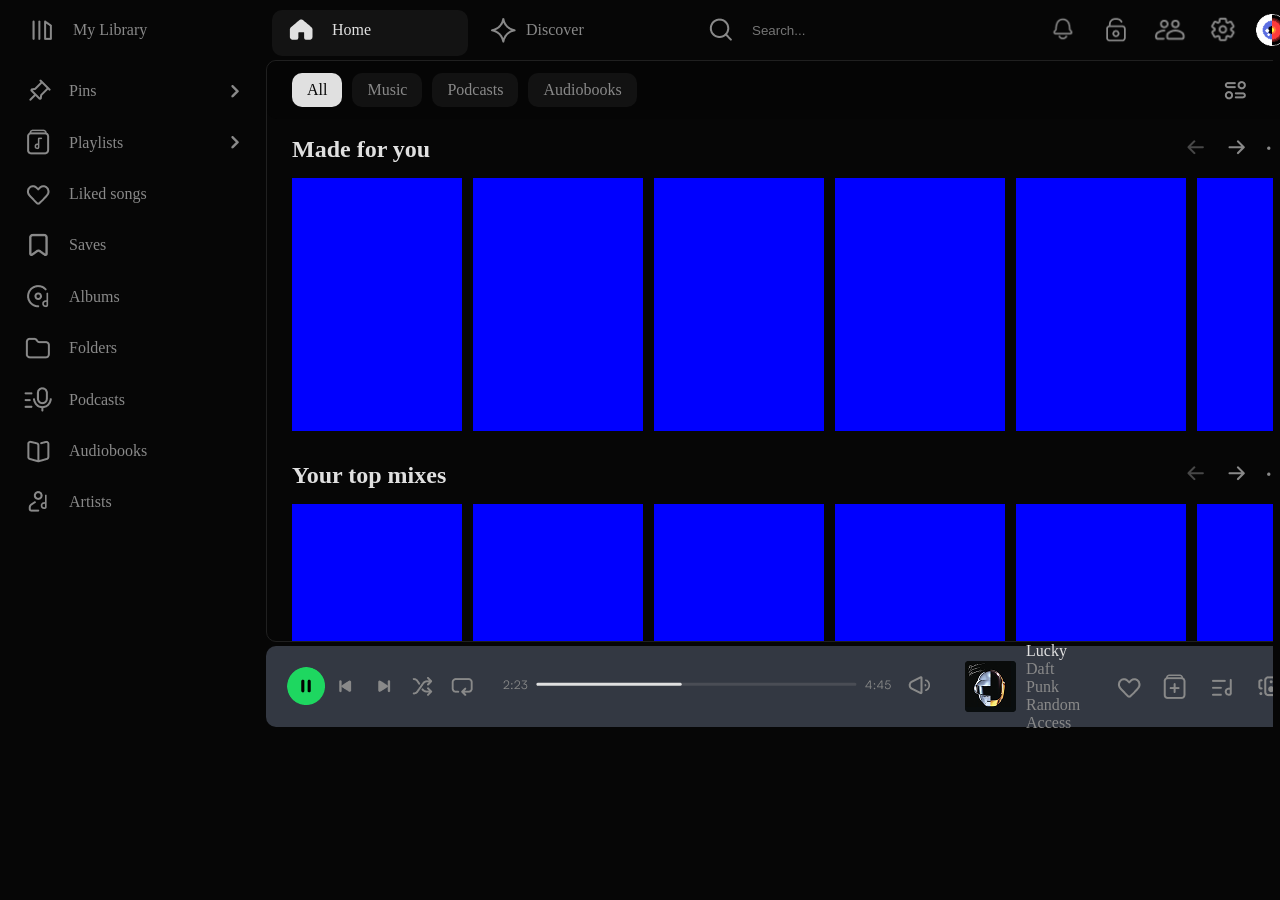
<file: index.html>
<!DOCTYPE html>
<html lang="en">

<head>
    <meta charset="UTF-8">
    <meta name="viewport" content="width=device-width, initial-scale=1.0">
    <title>Spotify</title>
    <link rel="stylesheet" href="style.css">
</head>

<body>
    <header>
        <nav>
            <ul>
                <li>

                    <div><a href=""><img src="./components/menu-library.png"><span>My Library</span></a></div>

                </li>
                <li>
                    <div>
                        <a href="" class="active">
                            <img src="./components/home-active.png"><span>Home</span>
                        </a>
                        <div class="active-menu"></div>
                    </div>
                </li>
                <li>

                    <div><a href=""><img src="./components/Star 1.png"><span>Discover</span></a></div>

                </li>
                <li>

                    <div id="search">
                        <a href="./search.html"><img src="./components/menu-search-inactive.png"><input type="text"
                                placeholder="Search..."></input></a>
                    </div>

                </li>
            </ul>
        </nav>
        <div>
            <ul>
                <li><img src="components/bell-menu.png" alt="bell"></li>
                <li><img src="components/lock.png" alt="Lock"></li>
                <li><img src="components/friends-menu.png" alt="Friends"></li>
                <li><img src="components/settings-menu.png" alt="Settings"></li>
                <li><img src="components/Sprite-0002 1.png" alt="Profile"></li>
            </ul>
        </div>
    </header>
    <div>
        <aside>
            <nav>
                <ul>
                    <li>
                        <div>
                            <div class="wrapper">
                                <img src="./components/sidebar-pins.png">
                                <span>Pins</span>
                            </div>
                            <img src="./components/sidebar-expand.png" type="button">
                        </div>
                    </li>
                    <li>
                        <div>
                            <div class="wrapper">
                                <img src="./components/sidebar-playlists.png">
                                <span>Playlists</span>
                            </div>
                            <img src="./components/sidebar-expand.png" type="button">
                        </div>
                    </li>
                    <li>
                        <div>
                            <div class="wrapper">
                                <img src="./components/sidebar-liked-songs.png">
                                <span>Liked songs</span>
                            </div>
                        </div>
                    </li>
                    <li>
                        <div>
                            <div class="wrapper">
                                <img src="./components/sidebar-saved.png">
                                <span>Saves</span>
                            </div>
                        </div>
                    </li>
                    <li>
                        <div>
                            <div class="wrapper">
                                <img src="./components/sidebar-albums.png">
                                <span>Albums</span>
                            </div>
                        </div>
                    </li>
                    <li>
                        <div>
                            <div class="wrapper">
                                <img src="./components/sidebar-folders.png">
                                <span>Folders</span>
                            </div>
                        </div>
                    </li>
                    <li>
                        <div>
                            <div class="wrapper">
                                <img src="./components/sidebar-podcasts.png">
                                <span>Podcasts</span>
                            </div>
                        </div>
                    </li>
                    <li>
                        <div>
                            <div class="wrapper">
                                <img src="./components/sidebar-audiobooks.png">
                                <span>Audiobooks</span>
                            </div>
                        </div>
                    </li>
                    <li>
                        <div>
                            <div class="wrapper">
                                <img src="./components/sidebar-artists.png">
                                <span>Artists</span>
                            </div>
                        </div>
                    </li>
                </ul>
            </nav>
        </aside>

        <div></div>
        <div>
            <main id="home-page">
                <div id="filter">
                    <div class="active-filter"><span>All</span></div>
                    <div><span>Music</span></div>
                    <div><span>Podcasts</span></div>
                    <div><span>Audiobooks</span></div>

                </div>
                <div id="filter-wrapper">
                    <div><img src="./components/pc-home-add.png"></div>
                </div>

                <div id="home-page-catalogue">
                    <section>
                        <div>
                            <h2>Made for you</h2><span><img src="./components/arrow-left-inactive.png"
                                    type="button"><img src="./components/arrow-right-active.png" type="button"><img
                                    src="./components/pc-home-more.png" type="button"></span>
                        </div>
                        <div>
                            <div class="home-card"></div>
                            <div class="home-card"></div>
                            <div class="home-card"></div>
                            <div class="home-card"></div>
                            <div class="home-card"></div>
                            <div class="home-card"></div>
                            <div class="home-card"></div>
                            <div class="home-card"></div>
                            <div class="home-card"></div>
                            <div class="home-card"></div>
                            <div class="home-card"></div>
                            <div class="home-card"></div>
                        </div>

                    </section>
                    <section>
                        <div>
                            <h2>Your top mixes</h2><span><img src="./components/arrow-left-inactive.png"
                                    type="button"><img src="./components/arrow-right-active.png" type="button"><img
                                    src="./components/pc-home-more.png" type="button"></span>
                        </div>
                        <div>
                            <div class="home-card"></div>
                            <div class="home-card"></div>
                            <div class="home-card"></div>
                            <div class="home-card"></div>
                            <div class="home-card"></div>
                            <div class="home-card"></div>
                            <div class="home-card"></div>
                            <div class="home-card"></div>
                        </div>

                    </section>
                    <section>
                        <div>
                            <h2>Your favourite artists</h2><span><img src="./components/arrow-left-inactive.png"
                                    type="button"><img src="./components/arrow-right-inactive.png" type="button"><img
                                    src="./components/pc-home-more.png" type="button"></span>
                        </div>
                    </section>
                    <section>
                        <div>
                            <h2>Albums for you</h2><span><img src="./components/arrow-left-inactive.png"
                                    type="button"><img src="./components/arrow-right-inactive.png" type="button"><img
                                    src="./components/pc-home-more.png" type="button"></span>
                        </div>
                        <div>
                            <div class="home-card"></div>
                            <div class="home-card"></div>
                            <div class="home-card"></div>
                            <div class="home-card"></div>
                        </div>

                    </section>
                    <section>
                        <div>
                            <h2>Audiobooks for you</h2><span><img src="./components/arrow-left-inactive.png"
                                    type="button"><img src="./components/arrow-right-inactive.png" type="button"><img
                                    src="./components/pc-home-more.png" type="button"></span>
                        </div>
                        <div>
                            <div class="home-card"></div>
                            <div class="home-card"></div>
                            <div class="home-card"></div>
                        </div>

                    </section>
                    <section>
                        <div>
                            <h2>Podcasts for you</h2><span><img src="./components/arrow-left-inactive.png"
                                    type="button"><img src="./components/arrow-right-inactive.png" type="button"><img
                                    src="./components/pc-home-more.png" type="button"></span>
                        </div>
                    </section>
                    <section>
                        <div>
                            <h2>Episodes for you</h2><span><img src="./components/arrow-left-inactive.png"
                                    type="button"><img src="./components/arrow-right-inactive.png" type="button"><img
                                    src="./components/pc-home-more.png" type="button"></span>
                        </div>
                    </section>
                </div>

            </main>
            <div id="audio-player">
                <div class="wrapper">
                    <div id="player-funct">
                        <div class="wrapper">
                            <img src="./components/player-pause.png" alt="play button" type="button">
                            <img src="./components/player-previous.png" alt="go back" type="button">
                            <img src="./components/player-next.png" alt="go forward" type="button">
                            <img src="./components/player-shuffle.png" alt="shuffle the playlist" type="button">
                            <img src="./components/player-loop.png" alt="look the song" type="button">
                        </div>
                        <div><img src="./components/player-stamp.png"></div>
                        <div><img src="./components/player-volume.png" alt="volumr burron" type="button"></div>
                    </div>
                    <div id="player-artist">
                        <img src="./components/player-artist.png" alt="artist image: Daft Punk">
                        <div class="wrapper"><span>Get Lucky</span><span>Daft Punk</span><span>Random Access
                                Memories</span></div>
                    </div>
                </div>
                <div id="player-library-actions">
                    <div class="wrapper">
                        <img src="./components/pc-like.png" type="button">
                        <img src="./components/pc-playlist.png" type="button">
                    </div>
                    <img src="./components/pc-lyrics.png" type="button">
                    <img src="./components/pc-4.png" type="button">
                    <img src="./components/pc-playing-more.png" type="button">
                    <img src="./components/player-devisor.png">
                    <img src="./components/DJ.png" type="button">
                    <img src="./components/pc-queue.png" type="button">

                </div>
            </div>
        </div>

    </div>

</body>

</html>
</file>
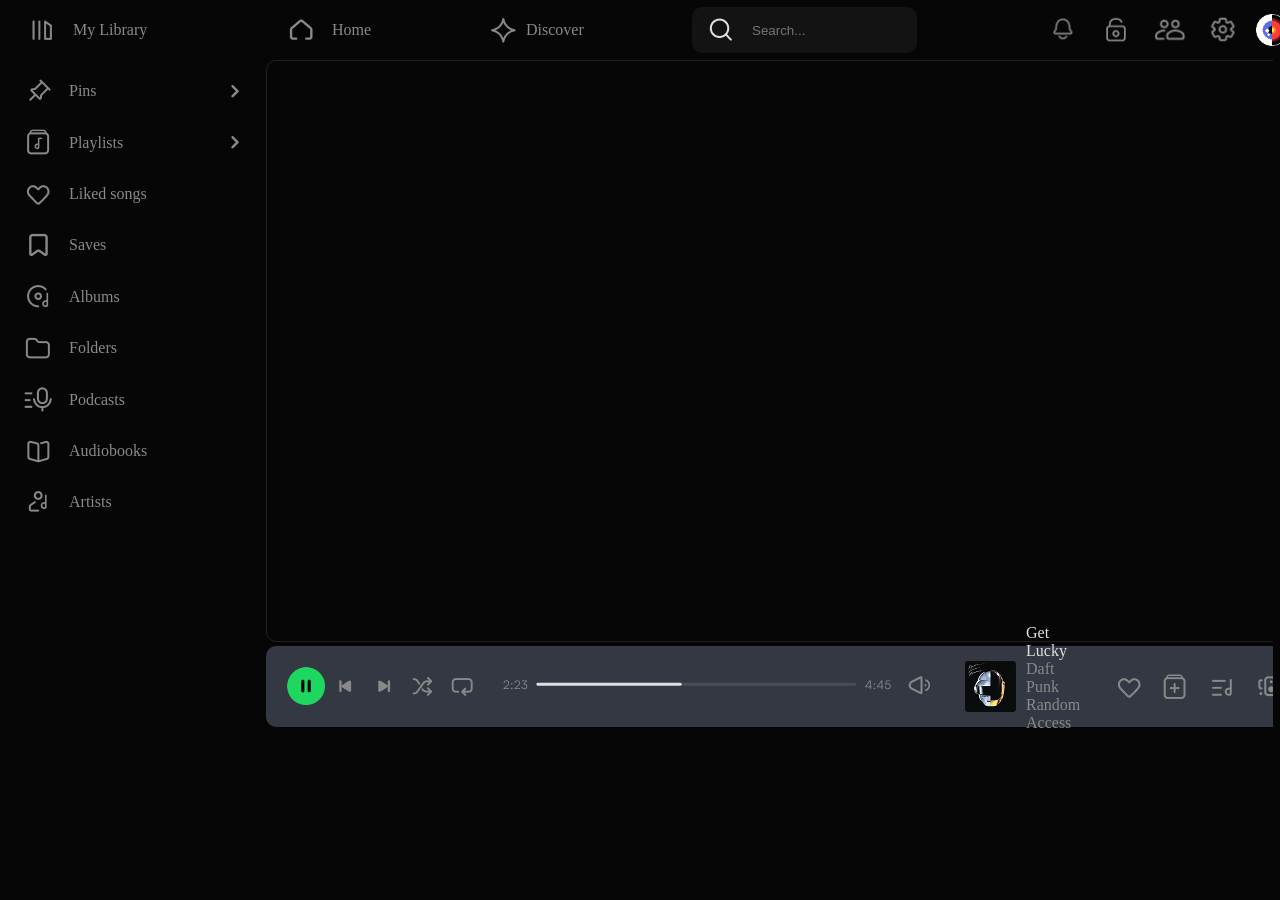
<file: search.html>
<!DOCTYPE html>
<html lang="en">

<head>
    <meta charset="UTF-8">
    <meta name="viewport" content="width=device-width, initial-scale=1.0">
    <title>Spotify</title>
    <link rel="stylesheet" href="style.css">
</head>

<body>
    <header>
        <nav>
            <ul>
                <li>

                    <div><a href=""><img src="./components/menu-library.png"><span>My Library</span></a></div>

                </li>
                <li>
                    <div>
                        <a href="./index.html">
                            <img src="./components/home-inactive.png"><span>Home</span>
                        </a>
                    </div>
                </li>
                <li>

                    <div><a href=""><img src="./components/Star 1.png"><span>Discover</span></a></div>

                </li>
                <li>

                    <div id="search" class="active">
                        <a href=""><img src="./components/menu-search-active.png"><input type="text"
                                placeholder="Search..."></input></a>
                        <div class="active-menu"></div>

                    </div>

                </li>
            </ul>
        </nav>
        <div>
            <ul>
                <li><img src="components/bell-menu.png" alt="bell"></li>
                <li><img src="components/lock.png" alt="Lock"></li>
                <li><img src="components/friends-menu.png" alt="Friends"></li>
                <li><img src="components/settings-menu.png" alt="Settings"></li>
                <li><img src="components/Sprite-0002 1.png" alt="Profile"></li>
            </ul>
        </div>
    </header>
    <div>
        <aside>
            <nav>
                <ul>
                    <li>
                        <div>
                            <div class="wrapper">
                                <img src="./components/sidebar-pins.png">
                                <span>Pins</span>
                            </div>
                            <img src="./components/sidebar-expand.png" type="button">
                        </div>
                    </li>
                    <li>
                        <div>
                            <div class="wrapper">
                                <img src="./components/sidebar-playlists.png">
                                <span>Playlists</span>
                            </div>
                            <img src="./components/sidebar-expand.png" type="button">
                        </div>
                    </li>
                    <li>
                        <div>
                            <div class="wrapper">
                                <img src="./components/sidebar-liked-songs.png">
                                <span>Liked songs</span>
                            </div>


                        </div>
                    </li>
                    <li>
                        <div>
                            <div class="wrapper">
                                <img src="./components/sidebar-saved.png">
                                <span>Saves</span>
                            </div>


                        </div>
                    </li>
                    <li>
                        <div>
                            <div class="wrapper">
                                <img src="./components/sidebar-albums.png">
                                <span>Albums</span>
                            </div>


                        </div>
                    </li>
                    <li>
                        <div>
                            <div class="wrapper">
                                <img src="./components/sidebar-folders.png">
                                <span>Folders</span>
                            </div>


                        </div>
                    </li>
                    <li>
                        <div>
                            <div class="wrapper">
                                <img src="./components/sidebar-podcasts.png">
                                <span>Podcasts</span>
                            </div>


                        </div>
                    </li>
                    <li>
                        <div>
                            <div class="wrapper">
                                <img src="./components/sidebar-audiobooks.png">
                                <span>Audiobooks</span>
                            </div>

                        </div>
                    </li>
                    <li>
                        <div>
                            <div class="wrapper">
                                <img src="./components/sidebar-artists.png">
                                <span>Artists</span>
                            </div>

                        </div>
                    </li>
                </ul>
            </nav>
        </aside>

        <div></div>
        <div>
            <main id="search-page">
            </main>
            <div id="audio-player">
                <div class="wrapper">
                    <div id="player-funct">
                        <div class="wrapper">
                            <img src="./components/player-pause.png" alt="play button" type="button">
                            <img src="./components/player-previous.png" alt="go back" type="button">
                            <img src="./components/player-next.png" alt="go forward" type="button">
                            <img src="./components/player-shuffle.png" alt="shuffle the playlist" type="button">
                            <img src="./components/player-loop.png" alt="look the song" type="button">
                        </div>
                        <div><img src="./components/player-stamp.png"></div>
                        <div><img src="./components/player-volume.png" alt="volumr burron" type="button"></div>
                    </div>
                    <div id="player-artist">
                        <img src="./components/player-artist.png" alt="artist image: Daft Punk">
                        <div class="wrapper"><span>Get Lucky</span><span>Daft Punk</span><span>Random Access
                                Memories</span></div>
                    </div>
                </div>
                <div id="player-library-actions">
                    <div class="wrapper">
                        <img src="./components/pc-like.png" type="button">
                        <img src="./components/pc-playlist.png" type="button">
                    </div>
                    <img src="./components/pc-lyrics.png" type="button">
                    <img src="./components/pc-4.png" type="button">
                    <img src="./components/pc-playing-more.png" type="button">
                    <img src="./components/player-devisor.png">
                    <img src="./components/DJ.png" type="button">
                    <img src="./components/pc-queue.png" type="button">

                </div>
            </div>
        </div>

    </div>

</body>

</html>
</file>
<file: style.css>
/* html, body, #root-wrapper  {
    height: 100%;
} */

:root {
    --base-bg-color: #060606;
    --border-color: #202020;
    --first-text-color: #898989;
    --first-font: Satoshi;
    --player-color: #333842;

    --menu-active: #E0E0E0;
    --menu-active-bg: #20202080;
}

* {
    padding: 0;
    margin: 0;
}

body {
    background-color: var(--base-bg-color);
    color: var(--first-text-color);
}

header {
    margin: 3px 7px;
    height: 54px;
    display: flex;
    align-items: center;
    justify-content: space-between;
    /* background-color: red; */

    li {
        list-style: none;
    }

    a {
        text-decoration: none;
        color: inherit;
    }

    &>nav>ul {
        /* width: 145%; */
        display: grid;
        grid-template-columns: 259px 210px 210px 350px;
        /* gap: 14px; */

        &>li {
            display: flex;
            align-items: center;
            position: relative;

            &>div {
                position: relative;

                &>a {
                    /* margin: 6.79px; */
                    padding: 0 15px;
                    display: flex;
                    width: 100%;
                    /* justify-content: center; */
                    align-items: center;
                    gap: 10px;
                }
            }
        }

        &>li:nth-child(2) {
            .active-menu {
                width: 196px;
            }
        }

        #search {
            border-radius: 10px;
            height: 46px;
            display: flex;
            align-items: center;

            /* a {
                display: block;
                height: 100%;
            } */

            .active-menu {
                width: 225px;
            }

            & input {
                display: block;
                height: 100%;
                background-color: transparent;
                border: none;

                &:focus,
                &:active {
                    outline: none;
                    color: var(--menu-active);
                }

                &:not(&.focus) {
                    cursor: pointer;
                }
            }

            &.active {
                & input {}
            }

        }

        /* div:has(input:active, input:focus) {
            background-color: var(--menu-active-bg);
        } */

        .active-menu {
            position: absolute;
            /* margin: 4px 7px; */
            background-color: var(--menu-active-bg);
            height: 46px;
            border-radius: 10px;
            top: 0;
            left: 5.5px;
            z-index: -1;
            /* right: 15px; */
        }

        .active {
            color: var(--menu-active);
        }

    }

    &>div>ul {
        display: flex;
        align-items: center;
        margin: 6.79px;

        &>li {

            cursor: pointer;
            width: 40.41px;
            height: 40.41px;

            &>img {
                width: inherit;
                height: inherit;


            }

            &:last-child {
                width: 32px;
                height: 32px;
            }
        }

        gap:13px;
    }
}

header+div {
    display: grid;
    grid-template-columns: 259px auto 83.5%;
    position: relative;
    overflow-x: hidden;
    overflow-y: hidden;
    margin: 0 7px;
    height: 100%;

    &>div {
        width: inherit;
    }
}

aside {
    min-width: 259px;
    height: 100%;

    &>nav>ul {

        .wrapper {
            display: flex;
            align-items: center;
        }

        margin: 11px;
        display: flex;
        flex-direction: column;
        gap: 11px;

        &>li {
            height: 40.41px;
            display: flex;
            align-items: center;

            &>div {

                .wrapper {
                    gap: 10px;
                }

                width: 100%;
                display: flex;
                align-items: center;
                justify-content: space-between;
            }
        }
    }
}

main {
    height: 580px;
    border: 1px solid var(--border-color);
    border-radius: 10px;
    scrollbar-width: none;
    scrollbar-gutter: stable;
    overflow-y: scroll;
    overflow-x: hidden;
}

#home-page {
    position: relative;
    /* width: inherit; */

    &>div:nth-child(3)>section {
        height: 310.96px;
        margin: 0 25px;

        &>div {
            position: relative;
        }
    }
}

*:has(>#home-page) {
    width: inherit;
}


#filter-wrapper {
    height: 75px;


    &>div:last-child {
        width: 40.41px;
        height: 40.41px;
        cursor: pointer;
        margin: 9.29px 25px;
        display: flex;
        align-items: center;
        position: fixed;
        right: 0;
        z-index: 2;
    }
}

#filter {
    display: flex;
    gap: 10px;
    align-items: center;
    padding: 12px 25px;
    position: fixed;
    background-color: #060606CC;
    overflow-x: hidden;
    border-radius: 10px;
    width: 100%;
    z-index: 2;


    .active-filter {
        background-color: var(--menu-active);
        color: var(--base-bg-color);
    }

    &>div

    /* :not(:last-child)  */
        {
        /* height: 35px; */
        padding: 8px 15px;
        border-radius: 10px;
        display: flex;
        align-items: center;

        &:hover {
            cursor: pointer;
        }
    }

    &>div:not(.active-filter) {
        background-color: var(--menu-active-bg);

    }

    /* &:last-child {
        width: 40.41px;
        height: 40.41px;
        cursor: pointer;

        display: flex;
        align-items: center;
        position: absolute;
    } */
}

#home-page-catalogue {

    img[type="button"] {
        background-color: transparent;
        border-radius: 50%;
        cursor: pointer;
    }

    position: relative;
    /* width: 100%; */
    display: flex;
    flex-direction: column;
    /* flex-wrap: nowrap; */
    gap: 15.41px;


    &>section {
        display: flex;
        flex-direction: column;

        overflow-x: hidden;
        gap: 15px;

        & div:first-child {

            display: flex;
            align-items: center;
            justify-content: space-between;


            &>h2 {
                color: var(--menu-active);
            }

            &>span {
                position: absolute;
                right: 0;
            }
        }

        &>div {
            display: flex;
            gap: 11px;
        }
    }
}

.home-card {
    height: 253.3px;
    min-width: 170px;
    background-color: blue;
}

#audio-player {
    height: 81px;
    background-color: var(--player-color);
    margin: 4px 0;
    border-radius: 10px;
    display: flex;
    align-items: center;
    justify-content: space-between;

    .wrapper {
        display: flex;
    }

    &>div,
    &>.wrapper {
        gap: 26.04px;
        display: flex;
        align-items: center;

        &>div {
            display: flex;
            align-items: center;
        }
    }


    img[type="button"] {
        background-color: transparent;
        border-radius: 50%;
        cursor: pointer;
    }

    #player-funct {

        .wrapper {
            align-items: center;
            margin: 0 21px;
            height: 40px;
        }
    }

    #player-artist {
        gap: 10px;

        .wrapper {
            &>span:first-child {
                color: var(--menu-active);
            }

            flex-direction: column;
            justify-content: left;
            /* gap:; */
        }
    }

    #player-library-actions {
        gap: 6.31px;
        margin: 0 18.32px;

        .wrapper {
            align-items: center;
            gap: 6px;
        }
    }
}
</file>
